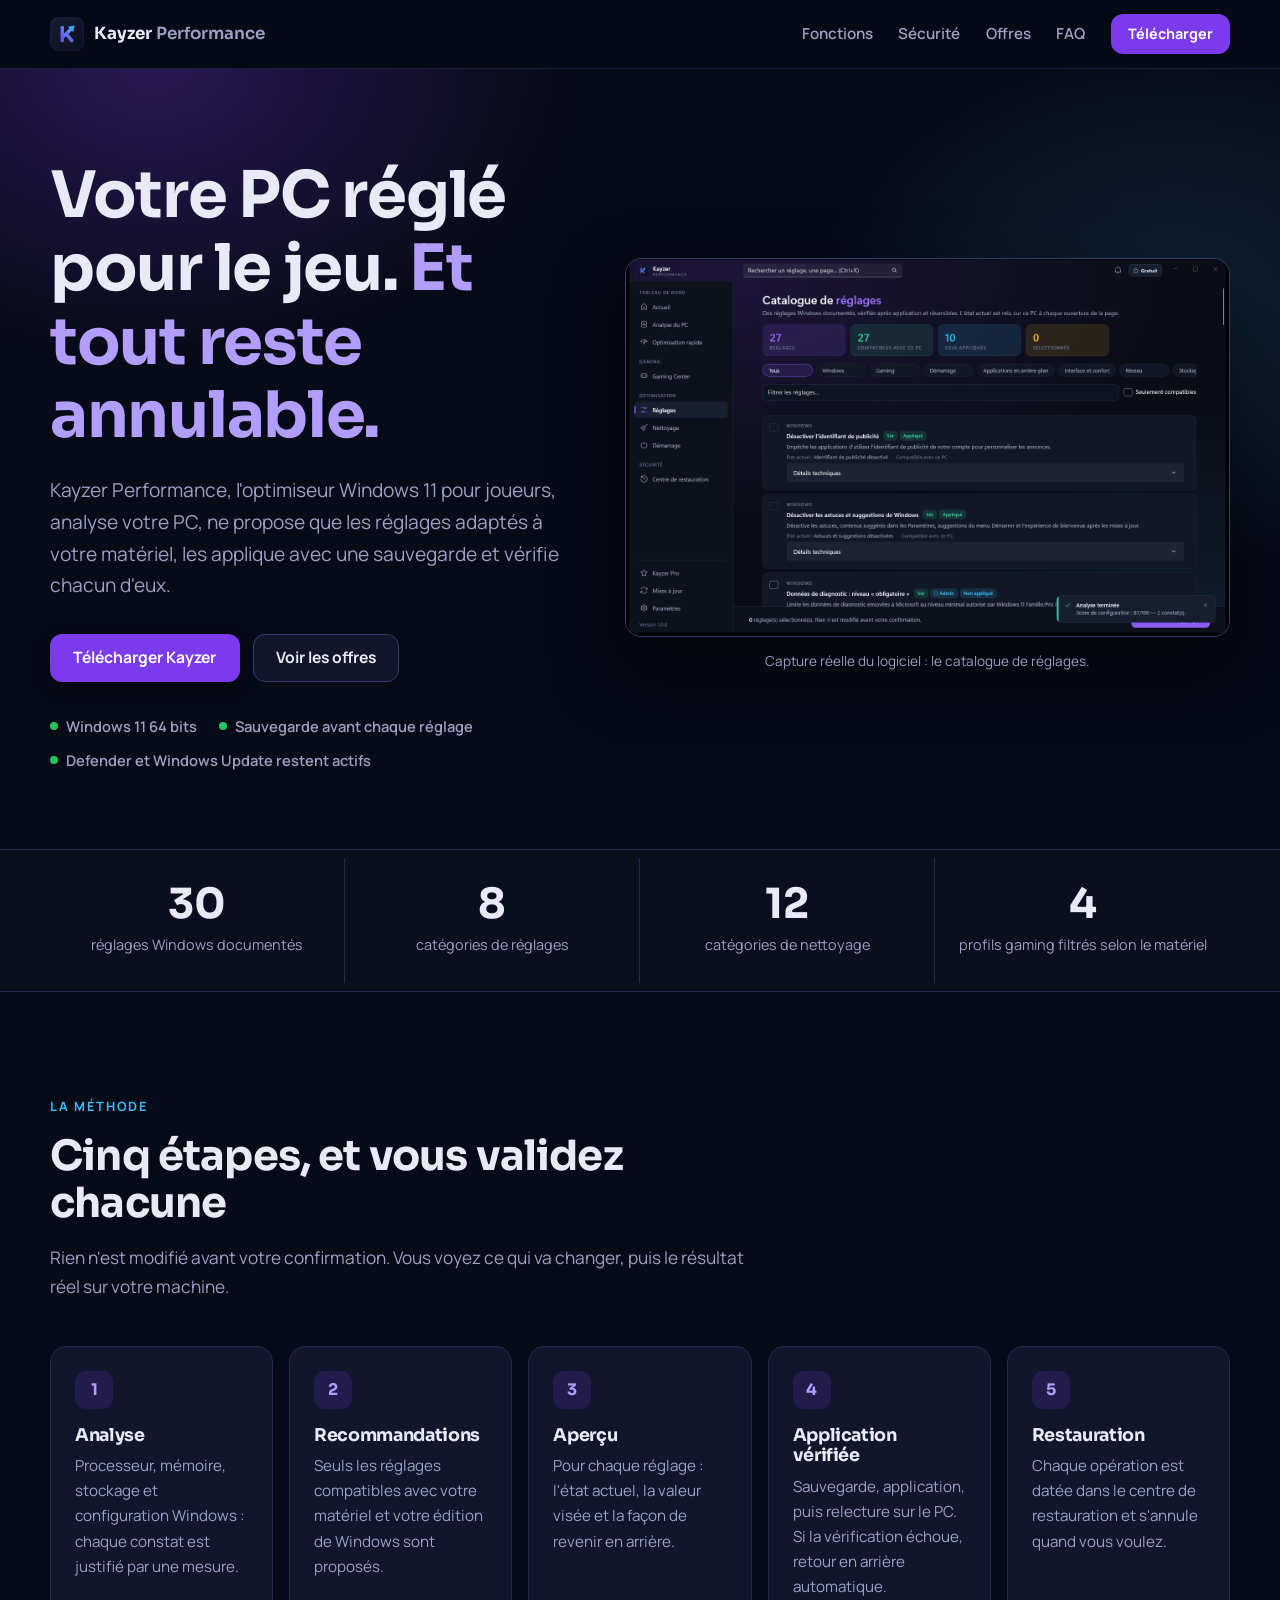
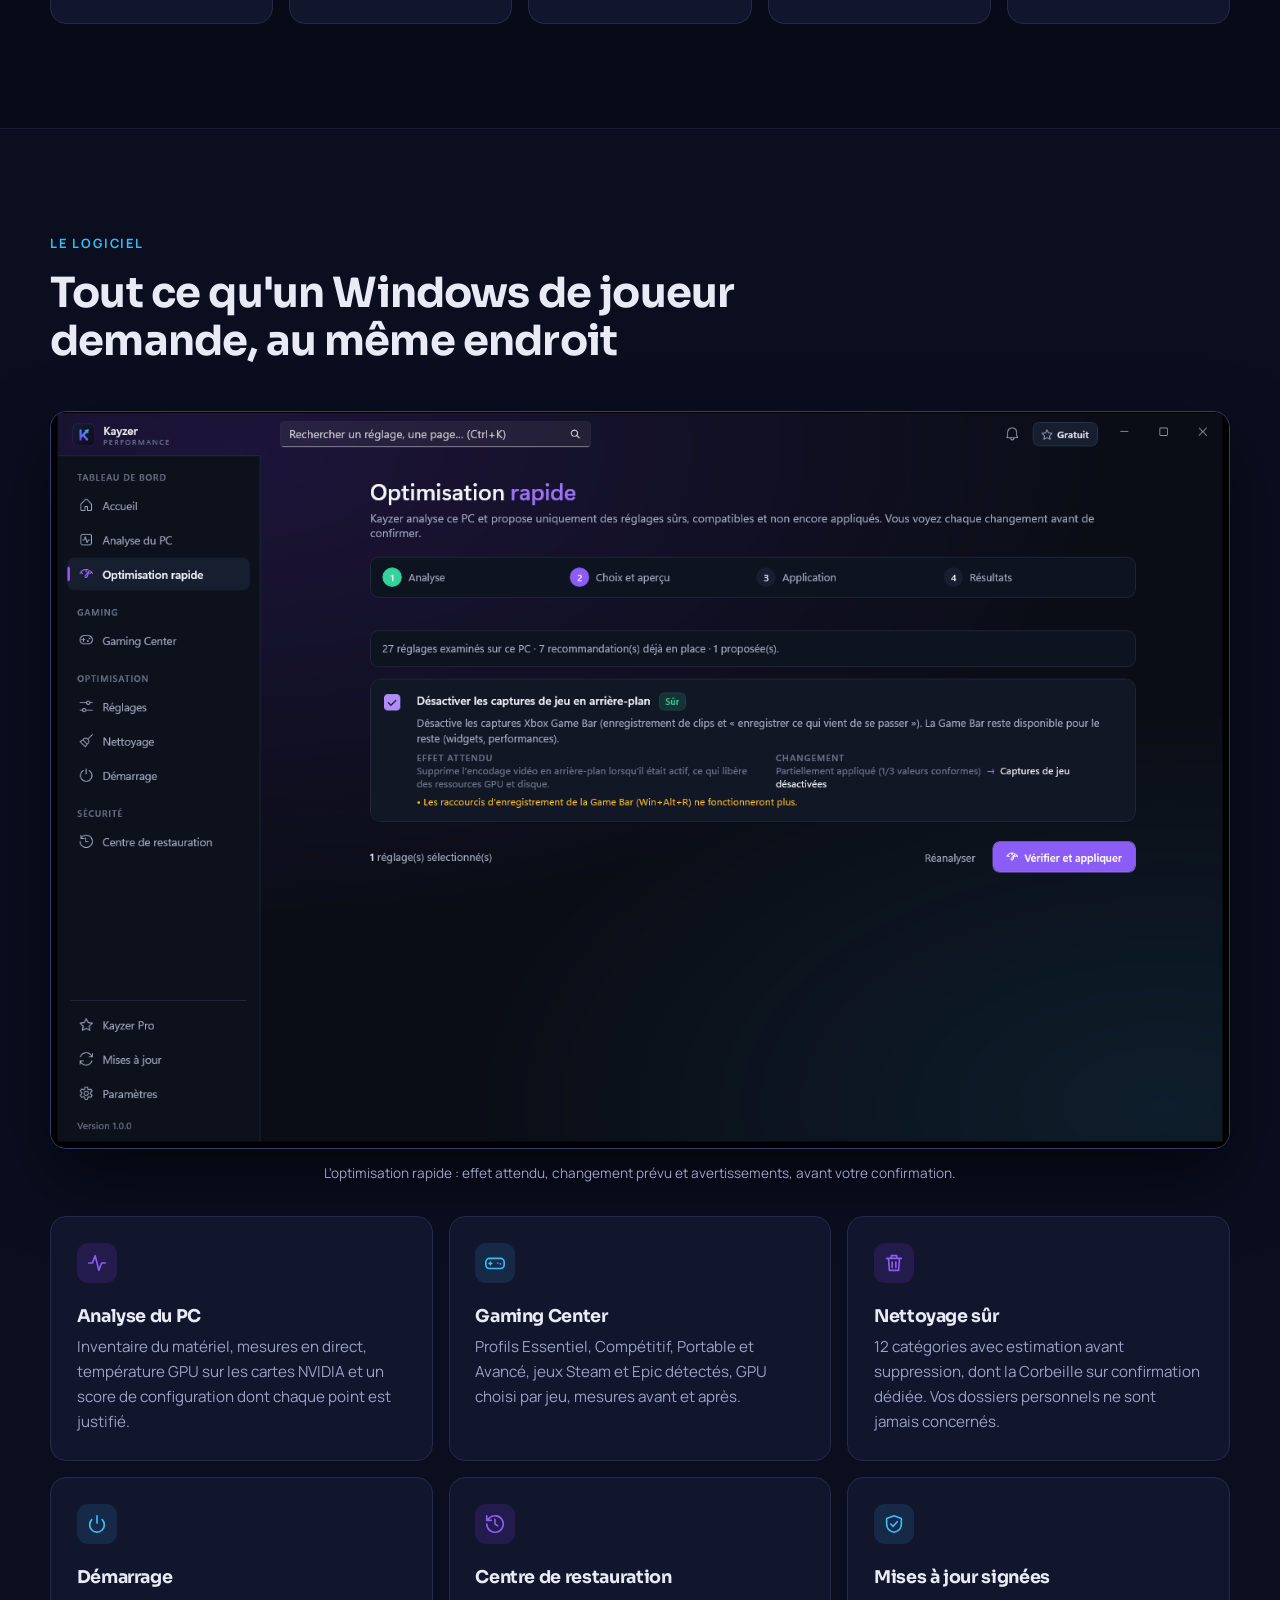
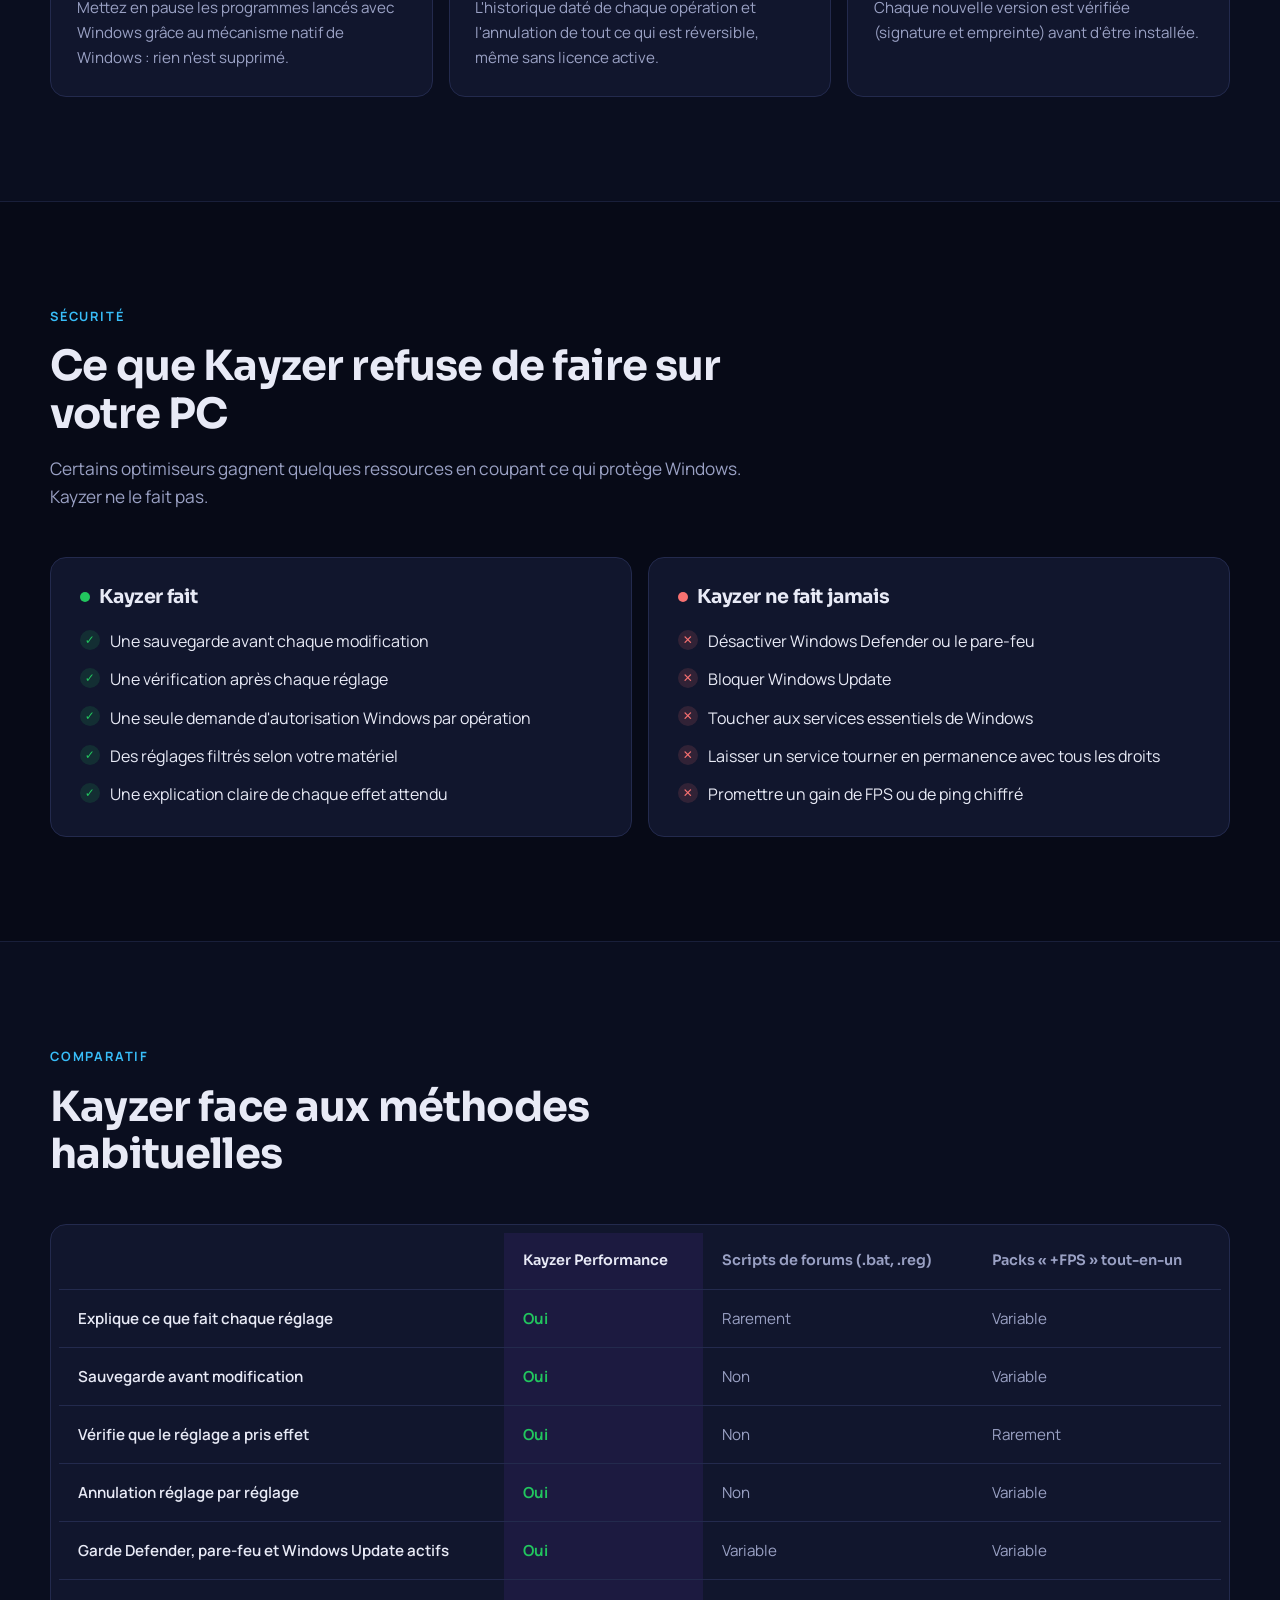
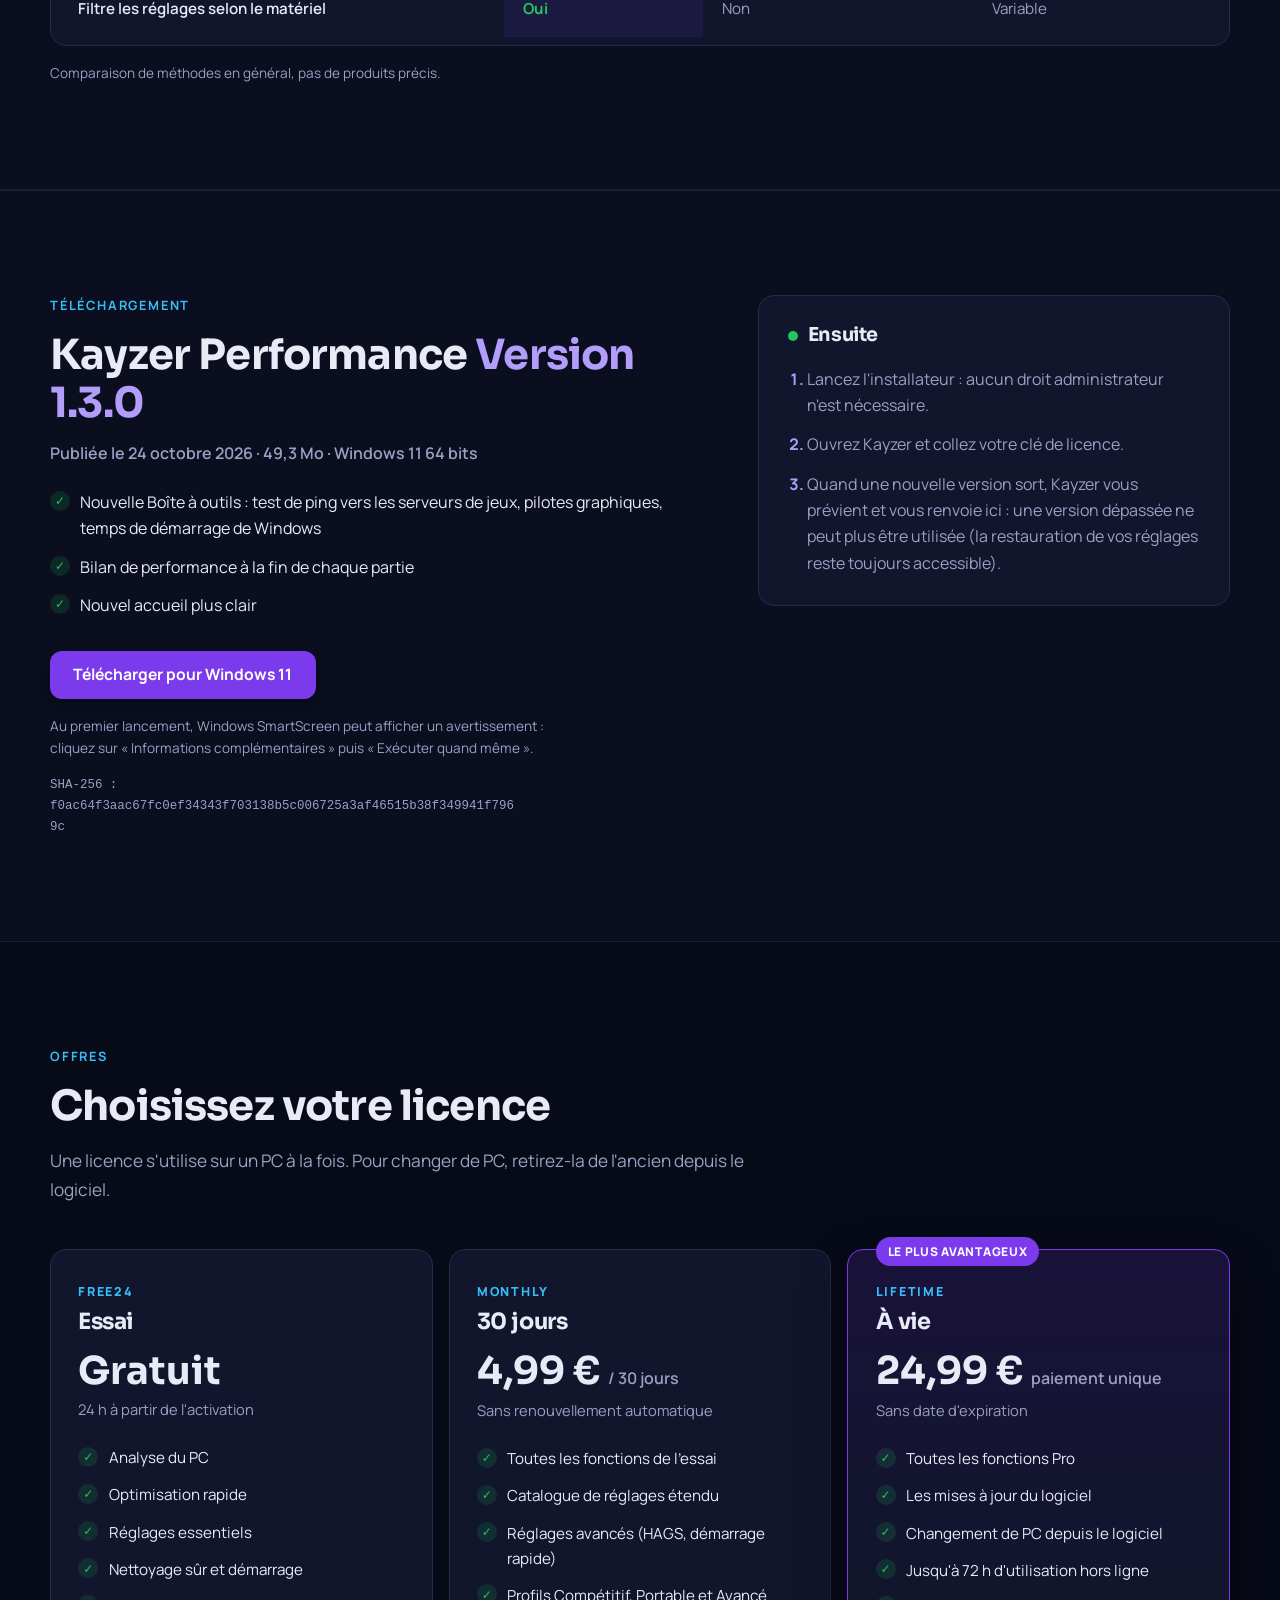
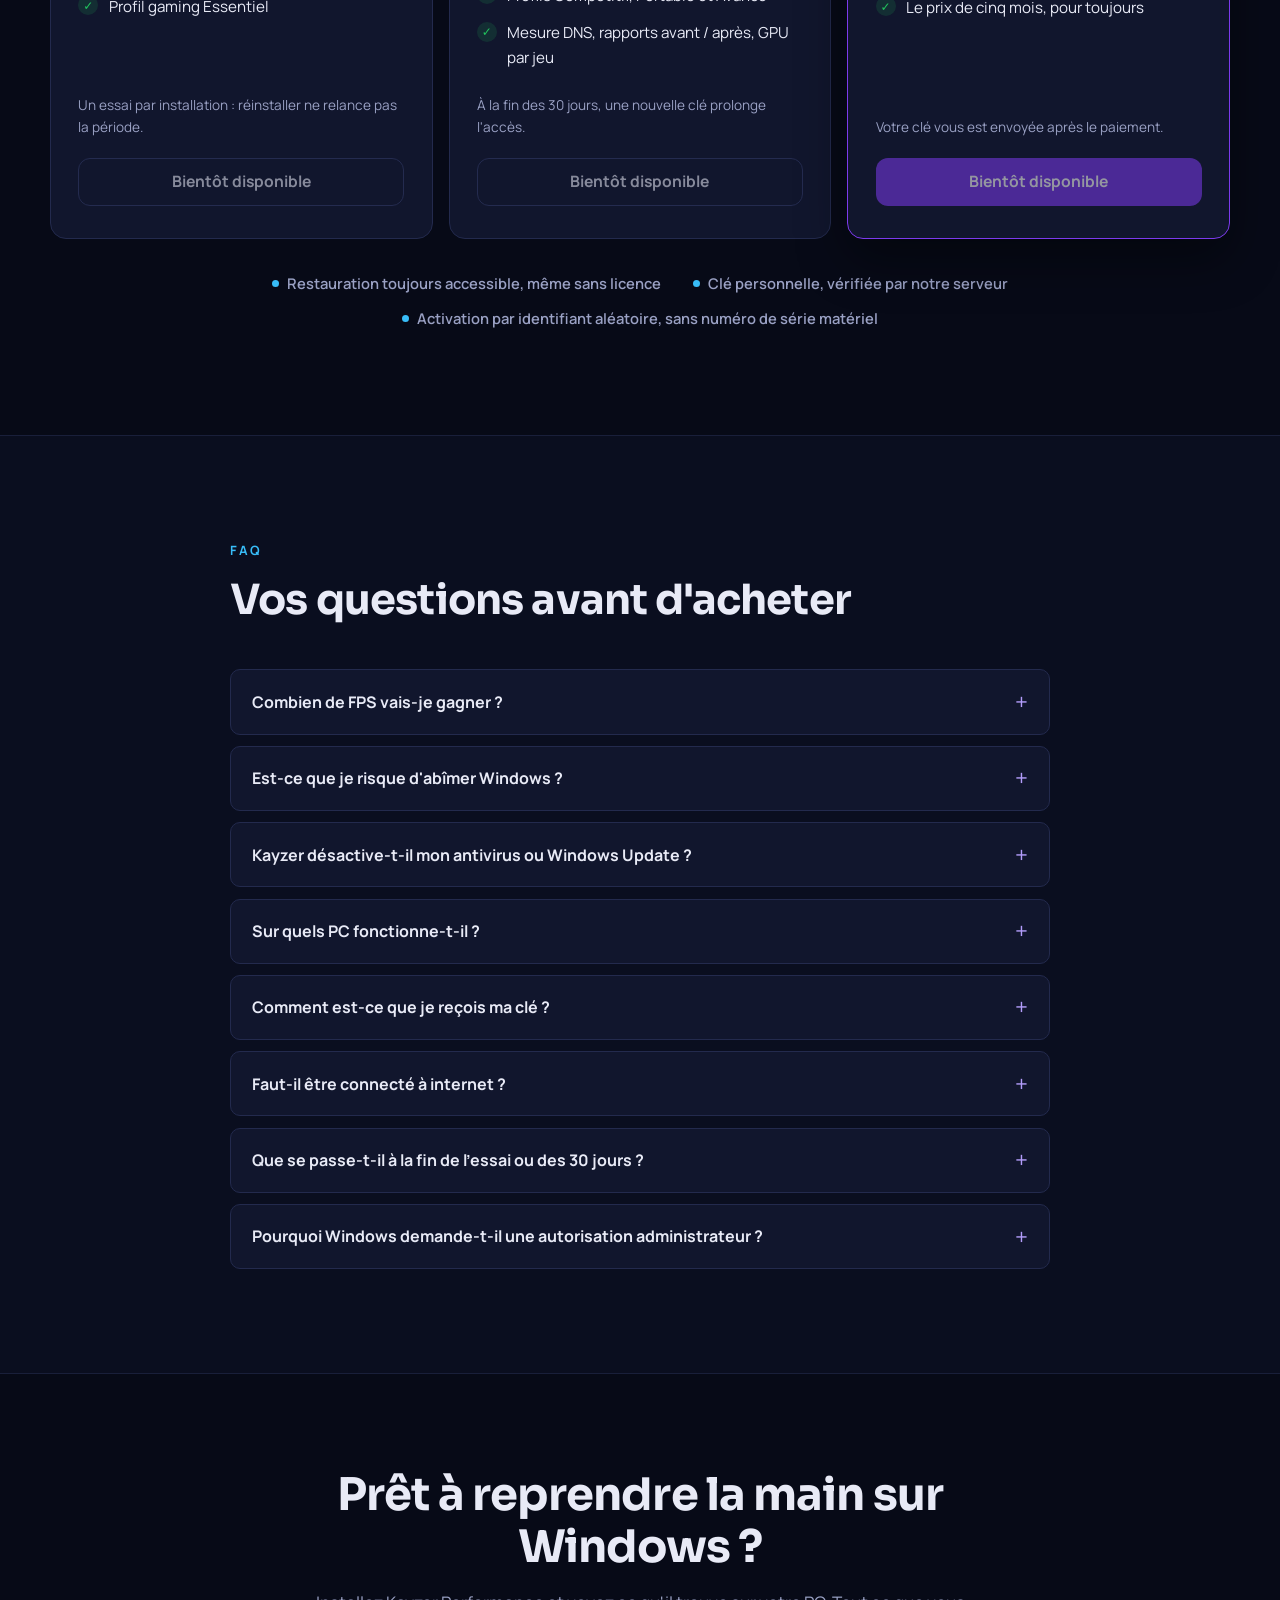
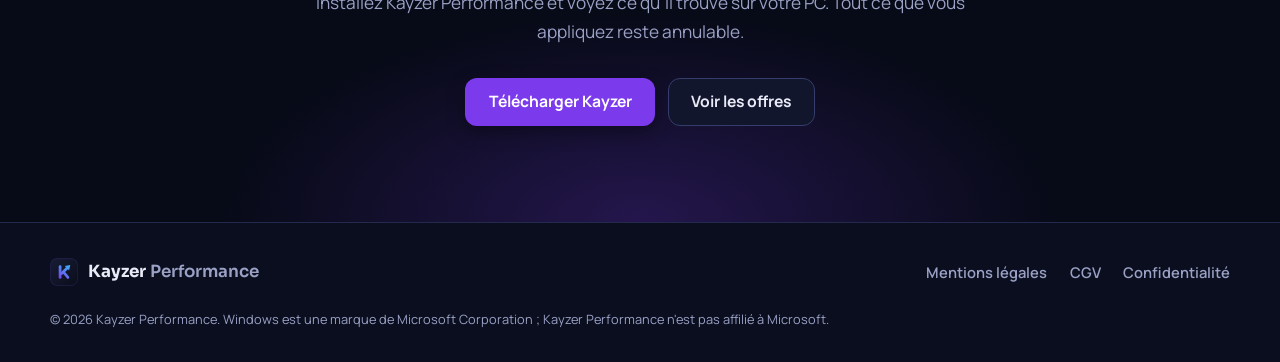
<file: index.html>
<!doctype html>
<html lang="fr">
<head>
  <meta charset="utf-8">
  <meta name="viewport" content="width=device-width, initial-scale=1">
  <title>Kayzer Performance — Optimiseur Windows 11 pour joueurs</title>
  <meta name="description" content="Kayzer Performance analyse votre PC Windows 11, applique des réglages documentés et vérifiés, et permet d'annuler chacun d'eux. Essai 24 h gratuit, licence mensuelle ou à vie.">
  <meta name="theme-color" content="#070a17">
  <meta property="og:title" content="Kayzer Performance — Optimiseur Windows 11 pour joueurs">
  <meta property="og:description" content="Des réglages Windows expliqués, vérifiés et annulables. Essai 24 h gratuit.">
  <meta property="og:image" content="assets/screen-tweaks.png">
  <link rel="icon" href="assets/logo.svg" type="image/svg+xml">
  <link rel="apple-touch-icon" href="assets/icon-256.png">
  <link rel="preconnect" href="https://fonts.googleapis.com">
  <link rel="preconnect" href="https://fonts.gstatic.com" crossorigin>
  <link href="https://fonts.googleapis.com/css2?family=Manrope:wght@400;500;600;700&family=Sora:wght@600;700&display=swap" rel="stylesheet">
  <link rel="stylesheet" href="styles.css">
  <script>document.documentElement.classList.add('js');</script>
</head>
<body>
  <a class="skip" href="#contenu">Aller au contenu</a>

  <header class="site-header">
    <div class="wrap header-row">
      <a class="brand" href="#top" aria-label="Kayzer Performance, accueil">
        <img src="assets/logo.svg" alt="" width="34" height="34">
        <span>Kayzer <em>Performance</em></span>
      </a>
      <input type="checkbox" id="nav-toggle" class="nav-toggle" aria-hidden="true">
      <label for="nav-toggle" class="nav-button" aria-label="Ouvrir le menu"><span></span></label>
      <nav class="nav" aria-label="Navigation principale">
        <a href="#fonctions">Fonctions</a>
        <a href="#securite">Sécurité</a>
        <a href="#offres">Offres</a>
        <a href="#faq">FAQ</a>
        <a class="btn btn-small btn-primary" href="#telecharger">Télécharger</a>
      </nav>
    </div>
  </header>

  <main id="contenu">
    <section class="hero" id="top">
      <div class="wrap hero-grid">
        <div class="hero-copy reveal">
          <h1>Votre PC réglé pour le jeu. <span class="accent">Et tout reste annulable.</span></h1>
          <p class="lead">Kayzer Performance, l'optimiseur Windows&nbsp;11 pour joueurs, analyse votre PC, ne propose que les réglages adaptés à votre matériel, les applique avec une sauvegarde et vérifie chacun d'eux.</p>
          <div class="cta-row">
            <a class="btn btn-primary" href="#telecharger">Télécharger Kayzer</a>
            <a class="btn btn-ghost" href="#offres">Voir les offres</a>
          </div>
          <ul class="facts">
            <li>Windows 11 64 bits</li>
            <li>Sauvegarde avant chaque réglage</li>
            <li>Defender et Windows Update restent actifs</li>
          </ul>
        </div>
        <figure class="hero-shot reveal">
          <div class="shot-frame">
            <img src="assets/screen-tweaks.png" width="1440" height="900" alt="Catalogue de réglages de Kayzer Performance : état actuel relu sur le PC, badges Sûr et Appliqué">
          </div>
          <figcaption>Capture réelle du logiciel : le catalogue de réglages.</figcaption>
        </figure>
      </div>
    </section>

    <section class="numbers" aria-label="Kayzer en chiffres">
      <div class="wrap numbers-grid">
        <div class="number"><strong>30</strong><span>réglages Windows documentés</span></div>
        <div class="number"><strong>8</strong><span>catégories de réglages</span></div>
        <div class="number"><strong>12</strong><span>catégories de nettoyage</span></div>
        <div class="number"><strong>4</strong><span>profils gaming filtrés selon le matériel</span></div>
      </div>
    </section>

    <section class="section" id="methode">
      <div class="wrap">
        <div class="section-head reveal">
          <p class="eyebrow">La méthode</p>
          <h2>Cinq étapes, et vous validez chacune</h2>
          <p>Rien n'est modifié avant votre confirmation. Vous voyez ce qui va changer, puis le résultat réel sur votre machine.</p>
        </div>
        <ol class="steps">
          <li class="step reveal"><span class="step-n">1</span><h3>Analyse</h3><p>Processeur, mémoire, stockage et configuration Windows : chaque constat est justifié par une mesure.</p></li>
          <li class="step reveal"><span class="step-n">2</span><h3>Recommandations</h3><p>Seuls les réglages compatibles avec votre matériel et votre édition de Windows sont proposés.</p></li>
          <li class="step reveal"><span class="step-n">3</span><h3>Aperçu</h3><p>Pour chaque réglage : l'état actuel, la valeur visée et la façon de revenir en arrière.</p></li>
          <li class="step reveal"><span class="step-n">4</span><h3>Application vérifiée</h3><p>Sauvegarde, application, puis relecture sur le PC. Si la vérification échoue, retour en arrière automatique.</p></li>
          <li class="step reveal"><span class="step-n">5</span><h3>Restauration</h3><p>Chaque opération est datée dans le centre de restauration et s'annule quand vous voulez.</p></li>
        </ol>
      </div>
    </section>

    <section class="section section-alt" id="fonctions">
      <div class="wrap">
        <div class="section-head reveal">
          <p class="eyebrow">Le logiciel</p>
          <h2>Tout ce qu'un Windows de joueur demande, au même endroit</h2>
        </div>
        <div class="features">
          <figure class="feature-shot reveal">
            <div class="shot-frame">
              <img src="assets/screen-quick.png" width="1440" height="900" loading="lazy" alt="Optimisation rapide de Kayzer Performance : un réglage proposé avec son effet attendu, le changement prévu et un avertissement">
            </div>
            <figcaption>L'optimisation rapide : effet attendu, changement prévu et avertissements, avant votre confirmation.</figcaption>
          </figure>
          <article class="feature reveal">
            <svg viewBox="0 0 24 24" aria-hidden="true"><path d="M3 12h4l3-8 4 16 3-8h4"/></svg>
            <h3>Analyse du PC</h3>
            <p>Inventaire du matériel, mesures en direct, température GPU sur les cartes NVIDIA et un score de configuration dont chaque point est justifié.</p>
          </article>
          <article class="feature reveal">
            <svg viewBox="0 0 24 24" aria-hidden="true"><rect x="2" y="7" width="20" height="11" rx="4"/><path d="M7 11v3M5.5 12.5h3M15 12h.01M18 13h.01"/></svg>
            <h3>Gaming Center</h3>
            <p>Profils Essentiel, Compétitif, Portable et Avancé, jeux Steam et Epic détectés, GPU choisi par jeu, mesures avant et après.</p>
          </article>
          <article class="feature reveal">
            <svg viewBox="0 0 24 24" aria-hidden="true"><path d="M4 7h16M10 11v6M14 11v6M6 7l1 13h10l1-13M9 7V4h6v3"/></svg>
            <h3>Nettoyage sûr</h3>
            <p>12 catégories avec estimation avant suppression, dont la Corbeille sur confirmation dédiée. Vos dossiers personnels ne sont jamais concernés.</p>
          </article>
          <article class="feature reveal">
            <svg viewBox="0 0 24 24" aria-hidden="true"><path d="M12 3v8M6.3 7.3a8 8 0 1 0 11.4 0"/></svg>
            <h3>Démarrage</h3>
            <p>Mettez en pause les programmes lancés avec Windows grâce au mécanisme natif de Windows : rien n'est supprimé.</p>
          </article>
          <article class="feature reveal">
            <svg viewBox="0 0 24 24" aria-hidden="true"><path d="M3 12a9 9 0 1 0 3-6.7L3 8M3 3v5h5M12 7v5l3 2"/></svg>
            <h3>Centre de restauration</h3>
            <p>L'historique daté de chaque opération et l'annulation de tout ce qui est réversible, même sans licence active.</p>
          </article>
          <article class="feature reveal">
            <svg viewBox="0 0 24 24" aria-hidden="true"><path d="M12 3l8 3v6c0 5-3.5 8-8 9-4.5-1-8-4-8-9V6l8-3z"/><path d="M8.5 12l2.5 2.5 4.5-5"/></svg>
            <h3>Mises à jour signées</h3>
            <p>Chaque nouvelle version est vérifiée (signature et empreinte) avant d'être installée.</p>
          </article>
        </div>
      </div>
    </section>

    <section class="section" id="securite">
      <div class="wrap">
        <div class="section-head reveal">
          <p class="eyebrow">Sécurité</p>
          <h2>Ce que Kayzer refuse de faire sur votre PC</h2>
          <p>Certains optimiseurs gagnent quelques ressources en coupant ce qui protège Windows. Kayzer ne le fait pas.</p>
        </div>
        <div class="split">
          <div class="panel reveal">
            <h3 class="panel-title ok">Kayzer fait</h3>
            <ul class="list list-ok">
              <li>Une sauvegarde avant chaque modification</li>
              <li>Une vérification après chaque réglage</li>
              <li>Une seule demande d'autorisation Windows par opération</li>
              <li>Des réglages filtrés selon votre matériel</li>
              <li>Une explication claire de chaque effet attendu</li>
            </ul>
          </div>
          <div class="panel reveal">
            <h3 class="panel-title no">Kayzer ne fait jamais</h3>
            <ul class="list list-no">
              <li>Désactiver Windows Defender ou le pare-feu</li>
              <li>Bloquer Windows Update</li>
              <li>Toucher aux services essentiels de Windows</li>
              <li>Laisser un service tourner en permanence avec tous les droits</li>
              <li>Promettre un gain de FPS ou de ping chiffré</li>
            </ul>
          </div>
        </div>
      </div>
    </section>

    <section class="section section-alt" id="comparatif">
      <div class="wrap">
        <div class="section-head reveal">
          <p class="eyebrow">Comparatif</p>
          <h2>Kayzer face aux méthodes habituelles</h2>
        </div>
        <div class="table-scroll reveal">
          <table class="compare">
            <thead>
              <tr><th scope="col"><span class="sr">Critère</span></th><th scope="col" class="col-kayzer">Kayzer Performance</th><th scope="col">Scripts de forums (.bat, .reg)</th><th scope="col">Packs « +FPS » tout-en-un</th></tr>
            </thead>
            <tbody>
              <tr><th scope="row">Explique ce que fait chaque réglage</th><td class="col-kayzer"><span class="yes">Oui</span></td><td>Rarement</td><td>Variable</td></tr>
              <tr><th scope="row">Sauvegarde avant modification</th><td class="col-kayzer"><span class="yes">Oui</span></td><td>Non</td><td>Variable</td></tr>
              <tr><th scope="row">Vérifie que le réglage a pris effet</th><td class="col-kayzer"><span class="yes">Oui</span></td><td>Non</td><td>Rarement</td></tr>
              <tr><th scope="row">Annulation réglage par réglage</th><td class="col-kayzer"><span class="yes">Oui</span></td><td>Non</td><td>Variable</td></tr>
              <tr><th scope="row">Garde Defender, pare-feu et Windows Update actifs</th><td class="col-kayzer"><span class="yes">Oui</span></td><td>Variable</td><td>Variable</td></tr>
              <tr><th scope="row">Filtre les réglages selon le matériel</th><td class="col-kayzer"><span class="yes">Oui</span></td><td>Non</td><td>Variable</td></tr>
            </tbody>
          </table>
        </div>
        <p class="note">Comparaison de méthodes en général, pas de produits précis.</p>
      </div>
    </section>

    <section class="section section-alt" id="telecharger">
      <div class="wrap">
        <div class="download" data-release-root>
          <div class="download-copy reveal">
            <p class="eyebrow">Téléchargement</p>
            <h2>Kayzer Performance <span class="accent" data-release="version">— dernière version</span></h2>
            <p class="download-meta" data-release="meta">Windows 11 64 bits · installateur vérifié par empreinte SHA-256</p>
            <ul class="list list-ok download-notes" data-release="notes" hidden></ul>
            <div class="cta-row">
              <a class="btn btn-primary" data-link="download" data-release="link" href="#telecharger">Télécharger pour Windows 11</a>
            </div>
            <p class="note">Au premier lancement, Windows SmartScreen peut afficher un avertissement : cliquez sur « Informations complémentaires » puis « Exécuter quand même ».</p>
            <p class="note download-sha" data-release="sha" hidden></p>
          </div>
          <aside class="panel download-steps reveal">
            <h3 class="panel-title ok">Ensuite</h3>
            <ol>
              <li>Lancez l'installateur : aucun droit administrateur n'est nécessaire.</li>
              <li>Ouvrez Kayzer et collez votre clé de licence.</li>
              <li>Quand une nouvelle version sort, Kayzer vous prévient et vous renvoie ici : une version dépassée ne peut plus être utilisée (la restauration de vos réglages reste toujours accessible).</li>
            </ol>
          </aside>
        </div>
      </div>
    </section>

    <section class="section" id="offres">
      <div class="wrap">
        <div class="section-head reveal">
          <p class="eyebrow">Offres</p>
          <h2>Choisissez votre licence</h2>
          <p>Une licence s'utilise sur un PC à la fois. Pour changer de PC, retirez-la de l'ancien depuis le logiciel.</p>
        </div>
        <div class="plans">
          <article class="plan reveal">
            <p class="plan-tag">FREE24</p>
            <h3>Essai</h3>
            <p class="price"><strong>Gratuit</strong></p>
            <p class="plan-sub">24 h à partir de l'activation</p>
            <ul class="list list-ok">
              <li>Analyse du PC</li>
              <li>Optimisation rapide</li>
              <li>Réglages essentiels</li>
              <li>Nettoyage sûr et démarrage</li>
              <li>Profil gaming Essentiel</li>
            </ul>
            <p class="plan-note">Un essai par installation : réinstaller ne relance pas la période.</p>
            <a class="btn btn-ghost btn-block" data-link="trial" href="#">Demander un essai</a>
          </article>
          <article class="plan reveal">
            <p class="plan-tag">MONTHLY</p>
            <h3>30 jours</h3>
            <p class="price"><strong>4,99&nbsp;€</strong><span>/ 30 jours</span></p>
            <p class="plan-sub">Sans renouvellement automatique</p>
            <ul class="list list-ok">
              <li>Toutes les fonctions de l'essai</li>
              <li>Catalogue de réglages étendu</li>
              <li>Réglages avancés (HAGS, démarrage rapide)</li>
              <li>Profils Compétitif, Portable et Avancé</li>
              <li>Mesure DNS, rapports avant / après, GPU par jeu</li>
            </ul>
            <p class="plan-note">À la fin des 30 jours, une nouvelle clé prolonge l'accès.</p>
            <a class="btn btn-ghost btn-block" data-link="buyMonthly" href="#">Acheter 30 jours</a>
          </article>
          <article class="plan plan-featured reveal">
            <p class="plan-badge">Le plus avantageux</p>
            <p class="plan-tag">LIFETIME</p>
            <h3>À vie</h3>
            <p class="price"><strong>24,99&nbsp;€</strong><span>paiement unique</span></p>
            <p class="plan-sub">Sans date d'expiration</p>
            <ul class="list list-ok">
              <li>Toutes les fonctions Pro</li>
              <li>Les mises à jour du logiciel</li>
              <li>Changement de PC depuis le logiciel</li>
              <li>Jusqu'à 72 h d'utilisation hors ligne</li>
              <li>Le prix de cinq mois, pour toujours</li>
            </ul>
            <p class="plan-note">Votre clé vous est envoyée après le paiement.</p>
            <a class="btn btn-primary btn-block" data-link="buyLifetime" href="#">Acheter la licence à vie</a>
          </article>
        </div>
        <ul class="assurances reveal">
          <li>Restauration toujours accessible, même sans licence</li>
          <li>Clé personnelle, vérifiée par notre serveur</li>
          <li>Activation par identifiant aléatoire, sans numéro de série matériel</li>
        </ul>
      </div>
    </section>

    <section class="section section-alt" id="faq">
      <div class="wrap wrap-narrow">
        <div class="section-head reveal">
          <p class="eyebrow">FAQ</p>
          <h2>Vos questions avant d'acheter</h2>
        </div>
        <div class="faq">
          <details>
            <summary>Combien de FPS vais-je gagner&nbsp;?</summary>
            <p>Personne ne peut vous donner un chiffre honnête à l'avance : le résultat dépend du processeur, de la carte graphique, des pilotes, des jeux et de l'état de départ de Windows. Sur un PC encombré, la différence se sent ; sur un PC déjà propre, elle peut être faible. Kayzer mesure votre PC avant et après pour que vous voyiez l'écart réel.</p>
          </details>
          <details>
            <summary>Est-ce que je risque d'abîmer Windows&nbsp;?</summary>
            <p>Chaque réglage est sauvegardé avant d'être appliqué, puis vérifié. Si la vérification échoue, Kayzer revient en arrière tout seul. Les rares opérations qui ne s'annulent pas, comme la suppression de fichiers temporaires, sont signalées avant votre confirmation.</p>
          </details>
          <details>
            <summary>Kayzer désactive-t-il mon antivirus ou Windows Update&nbsp;?</summary>
            <p>Non. Windows Defender, le pare-feu, Windows Update et les services essentiels restent actifs.</p>
          </details>
          <details>
            <summary>Sur quels PC fonctionne-t-il&nbsp;?</summary>
            <p>Sur Windows 11 64 bits uniquement, éditions Famille et Professionnel. La licence s'utilise sur un PC à la fois.</p>
          </details>
          <details>
            <summary>Comment est-ce que je reçois ma clé&nbsp;?</summary>
            <p>Après le paiement, votre clé personnelle vous est envoyée. Vous la collez dans l'écran d'activation au premier lancement du logiciel ; elle est vérifiée par le serveur de licences Kayzer.</p>
          </details>
          <details>
            <summary>Faut-il être connecté à internet&nbsp;?</summary>
            <p>Pour l'activation, oui. Ensuite, Kayzer vérifie votre licence régulièrement et continue de fonctionner jusqu'à 72 h sans connexion.</p>
          </details>
          <details>
            <summary>Que se passe-t-il à la fin de l'essai ou des 30 jours&nbsp;?</summary>
            <p>Les fonctions concernées se verrouillent. Les réglages déjà appliqués restent en place et le centre de restauration reste accessible pour tout annuler.</p>
          </details>
          <details>
            <summary>Pourquoi Windows demande-t-il une autorisation administrateur&nbsp;?</summary>
            <p>Certains réglages touchent des paramètres réservés aux administrateurs. Kayzer les regroupe en une seule demande par opération et n'installe aucun service qui tourne en permanence avec tous les droits.</p>
          </details>
        </div>
      </div>
    </section>

    <section class="final">
      <div class="wrap final-inner reveal">
        <h2>Prêt à reprendre la main sur Windows&nbsp;?</h2>
        <p>Installez Kayzer Performance et voyez ce qu'il trouve sur votre PC. Tout ce que vous appliquez reste annulable.</p>
        <div class="cta-row cta-center">
          <a class="btn btn-primary" href="#telecharger">Télécharger Kayzer</a>
          <a class="btn btn-ghost" href="#offres">Voir les offres</a>
        </div>
      </div>
    </section>
  </main>

  <footer class="site-footer">
    <div class="wrap footer-row">
      <a class="brand" href="#top" aria-label="Kayzer Performance, haut de page">
        <img src="assets/logo.svg" alt="" width="28" height="28">
        <span>Kayzer <em>Performance</em></span>
      </a>
      <nav class="footer-links" aria-label="Liens légaux et support">
        <a href="legal.html#mentions">Mentions légales</a>
        <a href="legal.html#cgv">CGV</a>
        <a href="legal.html#confidentialite">Confidentialité</a>
        <a data-link="discord" href="#">Discord</a>
        <a data-link="email" href="#">Support</a>
      </nav>
    </div>
    <div class="wrap footer-small">
      <p>© 2026 Kayzer Performance. Windows est une marque de Microsoft Corporation ; Kayzer Performance n'est pas affilié à Microsoft.</p>
    </div>
  </footer>

  <script src="config.js"></script>
  <script src="main.js"></script>
</body>
</html>
</file>
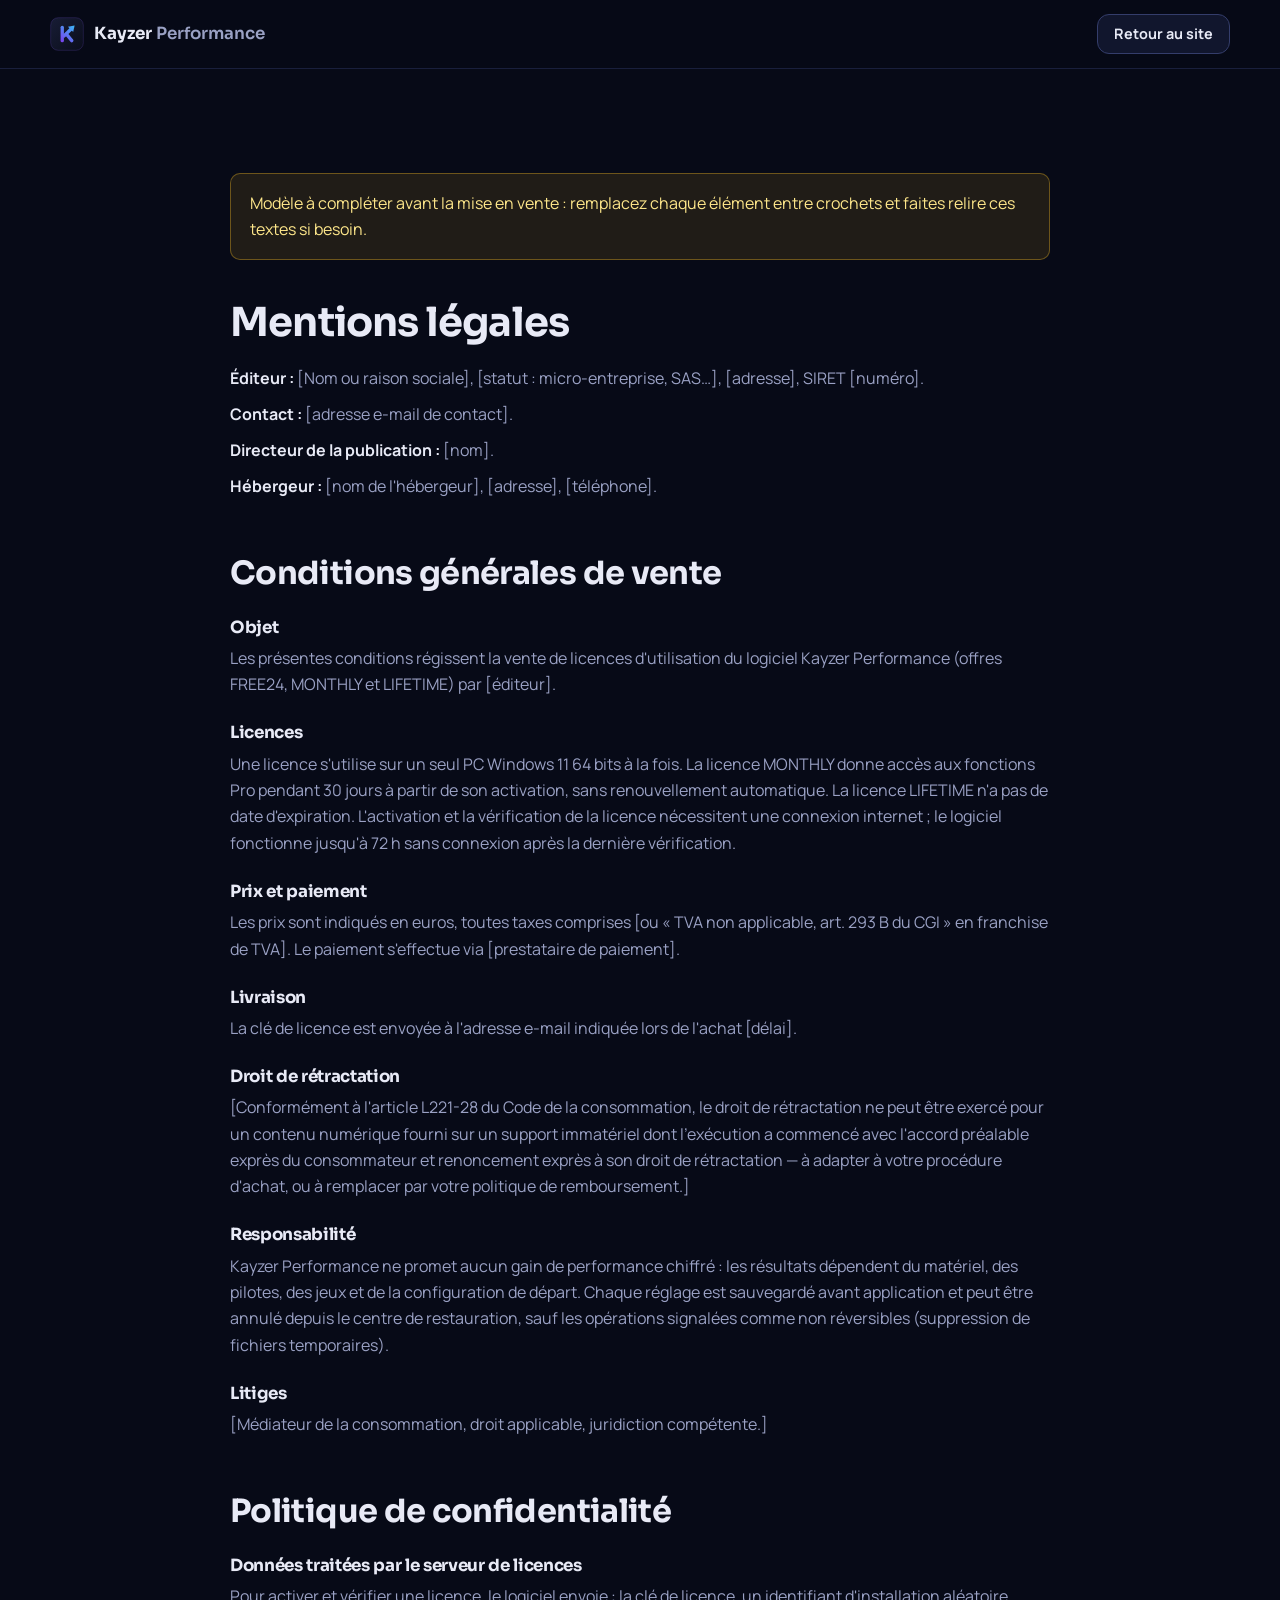
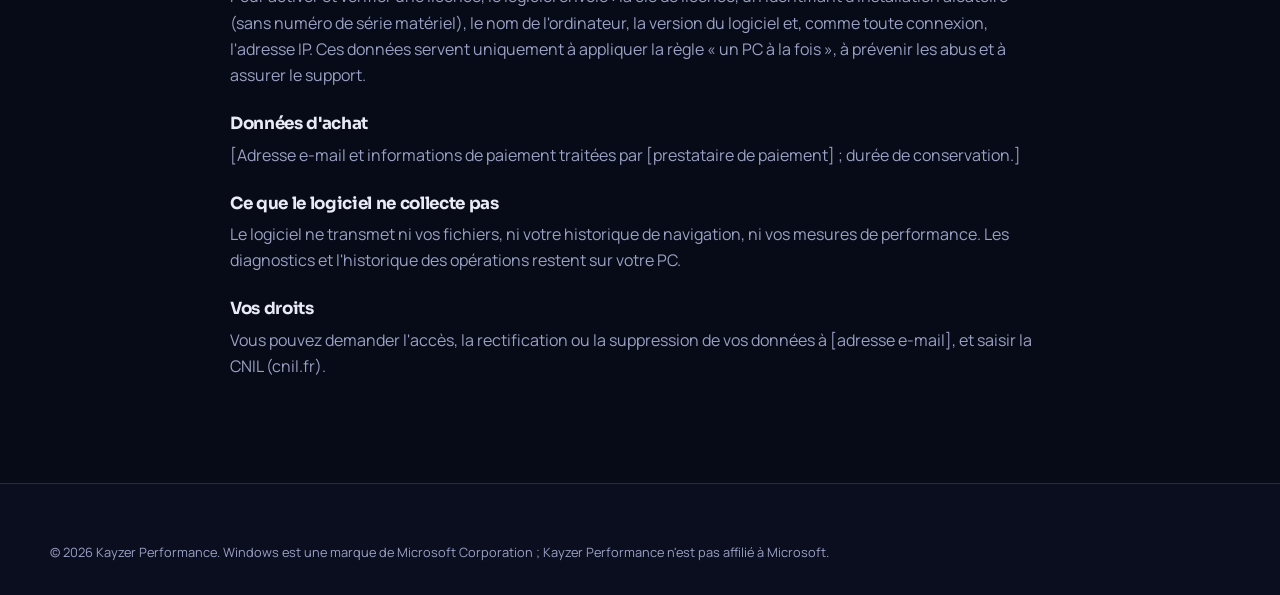
<file: legal.html>
<!doctype html>
<html lang="fr">
<head>
  <meta charset="utf-8">
  <meta name="viewport" content="width=device-width, initial-scale=1">
  <title>Informations légales — Kayzer Performance</title>
  <meta name="robots" content="noindex">
  <meta name="theme-color" content="#070a17">
  <link rel="icon" href="assets/logo.svg" type="image/svg+xml">
  <link rel="preconnect" href="https://fonts.googleapis.com">
  <link rel="preconnect" href="https://fonts.gstatic.com" crossorigin>
  <link href="https://fonts.googleapis.com/css2?family=Manrope:wght@400;500;600;700&family=Sora:wght@600;700&display=swap" rel="stylesheet">
  <link rel="stylesheet" href="styles.css">
</head>
<body>
  <header class="site-header">
    <div class="wrap header-row">
      <a class="brand" href="index.html" aria-label="Kayzer Performance, accueil">
        <img src="assets/logo.svg" alt="" width="34" height="34">
        <span>Kayzer <em>Performance</em></span>
      </a>
      <a class="btn btn-small btn-ghost" href="index.html">Retour au site</a>
    </div>
  </header>

  <main class="section">
    <div class="wrap wrap-narrow legal">
      <p class="legal-warning">Modèle à compléter avant la mise en vente : remplacez chaque élément entre crochets et faites relire ces textes si besoin.</p>

      <section id="mentions">
        <h1>Mentions légales</h1>
        <p><strong>Éditeur :</strong> [Nom ou raison sociale], [statut : micro-entreprise, SAS…], [adresse], SIRET [numéro].</p>
        <p><strong>Contact :</strong> [adresse e-mail de contact].</p>
        <p><strong>Directeur de la publication :</strong> [nom].</p>
        <p><strong>Hébergeur :</strong> [nom de l'hébergeur], [adresse], [téléphone].</p>
      </section>

      <section id="cgv">
        <h2>Conditions générales de vente</h2>
        <h3>Objet</h3>
        <p>Les présentes conditions régissent la vente de licences d'utilisation du logiciel Kayzer Performance (offres FREE24, MONTHLY et LIFETIME) par [éditeur].</p>
        <h3>Licences</h3>
        <p>Une licence s'utilise sur un seul PC Windows 11 64 bits à la fois. La licence MONTHLY donne accès aux fonctions Pro pendant 30 jours à partir de son activation, sans renouvellement automatique. La licence LIFETIME n'a pas de date d'expiration. L'activation et la vérification de la licence nécessitent une connexion internet ; le logiciel fonctionne jusqu'à 72 h sans connexion après la dernière vérification.</p>
        <h3>Prix et paiement</h3>
        <p>Les prix sont indiqués en euros, toutes taxes comprises [ou « TVA non applicable, art. 293 B du CGI » en franchise de TVA]. Le paiement s'effectue via [prestataire de paiement].</p>
        <h3>Livraison</h3>
        <p>La clé de licence est envoyée à l'adresse e-mail indiquée lors de l'achat [délai].</p>
        <h3>Droit de rétractation</h3>
        <p>[Conformément à l'article L221-28 du Code de la consommation, le droit de rétractation ne peut être exercé pour un contenu numérique fourni sur un support immatériel dont l'exécution a commencé avec l'accord préalable exprès du consommateur et renoncement exprès à son droit de rétractation — à adapter à votre procédure d'achat, ou à remplacer par votre politique de remboursement.]</p>
        <h3>Responsabilité</h3>
        <p>Kayzer Performance ne promet aucun gain de performance chiffré : les résultats dépendent du matériel, des pilotes, des jeux et de la configuration de départ. Chaque réglage est sauvegardé avant application et peut être annulé depuis le centre de restauration, sauf les opérations signalées comme non réversibles (suppression de fichiers temporaires).</p>
        <h3>Litiges</h3>
        <p>[Médiateur de la consommation, droit applicable, juridiction compétente.]</p>
      </section>

      <section id="confidentialite">
        <h2>Politique de confidentialité</h2>
        <h3>Données traitées par le serveur de licences</h3>
        <p>Pour activer et vérifier une licence, le logiciel envoie : la clé de licence, un identifiant d'installation aléatoire (sans numéro de série matériel), le nom de l'ordinateur, la version du logiciel et, comme toute connexion, l'adresse IP. Ces données servent uniquement à appliquer la règle « un PC à la fois », à prévenir les abus et à assurer le support.</p>
        <h3>Données d'achat</h3>
        <p>[Adresse e-mail et informations de paiement traitées par [prestataire de paiement] ; durée de conservation.]</p>
        <h3>Ce que le logiciel ne collecte pas</h3>
        <p>Le logiciel ne transmet ni vos fichiers, ni votre historique de navigation, ni vos mesures de performance. Les diagnostics et l'historique des opérations restent sur votre PC.</p>
        <h3>Vos droits</h3>
        <p>Vous pouvez demander l'accès, la rectification ou la suppression de vos données à [adresse e-mail], et saisir la CNIL (cnil.fr).</p>
      </section>
    </div>
  </main>

  <footer class="site-footer">
    <div class="wrap footer-small">
      <p>© 2026 Kayzer Performance. Windows est une marque de Microsoft Corporation ; Kayzer Performance n'est pas affilié à Microsoft.</p>
    </div>
  </footer>
</body>
</html>
</file>
<file: styles.css>
/* Kayzer Performance — site public. Same tokens as the app and the admin panel (night blue, electric violet, cyan). */
:root {
  --bg: #070a17;
  --bg-alt: #0a0e1f;
  --surface: #11162d;
  --surface-2: #161c38;
  --border: #232a4d;
  --border-strong: #343d6b;
  --text: #e8eaf6;
  --text-muted: #9aa1c4;
  --violet: #7c3aed;
  --violet-hover: #8b5cf6;
  --violet-soft: rgba(124, 58, 237, .16);
  --violet-text: #b39dfb;
  --cyan: #38bdf8;
  --success: #22c55e;
  --danger: #f87171;
  --radius: 16px;
  --radius-sm: 10px;
  --font: "Manrope", "Segoe UI Variable Text", "Segoe UI", system-ui, sans-serif;
  --display: "Sora", "Segoe UI Variable Display", "Segoe UI", system-ui, sans-serif;
  --wrap: 1180px;
  color-scheme: dark;
}

*, *::before, *::after { box-sizing: border-box; }
html { scroll-behavior: smooth; scroll-padding-top: 84px; -webkit-text-size-adjust: 100%; }
body {
  margin: 0;
  background: var(--bg);
  color: var(--text);
  font: 400 1rem/1.65 var(--font);
  overflow-x: hidden;
}
img { max-width: 100%; height: auto; display: block; }
a { color: inherit; }
h1, h2, h3 { font-family: var(--display); line-height: 1.15; margin: 0; letter-spacing: -.02em; }
p { margin: 0; }
.wrap { width: 100%; max-width: var(--wrap); margin-inline: auto; }
/* Page gutter on every full-width band (16px on phones). */
.site-header, .hero, .numbers, .section, .final, .site-footer { padding-left: 16px; padding-right: 16px; }
.wrap-narrow { max-width: 820px; }
.sr { position: absolute; width: 1px; height: 1px; overflow: hidden; clip: rect(0 0 0 0); white-space: nowrap; }
.skip { position: absolute; left: 16px; top: -48px; background: var(--violet); color: #fff; padding: .5rem .9rem; border-radius: var(--radius-sm); z-index: 100; }
.skip:focus { top: 12px; }
:focus-visible { outline: 2px solid var(--cyan); outline-offset: 3px; border-radius: 6px; }

/* Header */
.site-header {
  position: sticky; top: 0; z-index: 50;
  background: rgba(7, 10, 23, .82);
  backdrop-filter: blur(14px);
  border-bottom: 1px solid rgba(35, 42, 77, .7);
}
.header-row { display: flex; align-items: center; justify-content: space-between; height: 68px; }
.brand { display: inline-flex; align-items: center; gap: .6rem; text-decoration: none; font-family: var(--display); font-weight: 700; font-size: 1.05rem; }
.brand em { font-style: normal; color: var(--text-muted); font-weight: 600; }
.nav { display: flex; align-items: center; gap: 1.6rem; }
.nav a:not(.btn) { color: var(--text-muted); text-decoration: none; font-weight: 600; font-size: .95rem; transition: color .15s; }
.nav a:not(.btn):hover { color: var(--text); }
.nav-toggle, .nav-button { display: none; }

/* Buttons */
.btn {
  display: inline-flex; align-items: center; justify-content: center; gap: .5rem;
  min-height: 48px; padding: 0 1.4rem;
  border-radius: 12px; border: 1px solid transparent;
  font: 700 .98rem/1 var(--font); text-decoration: none; cursor: pointer;
  transition: background-color .15s, border-color .15s, transform .15s, box-shadow .15s;
}
.btn:active { transform: translateY(1px); }
.btn-primary { background: var(--violet); color: #fff; box-shadow: 0 6px 18px rgba(0, 0, 0, .35); }
.btn-primary:hover { background: #6d28d9; }
.btn-ghost { background: var(--surface); border-color: var(--border-strong); color: var(--text); }
.btn-ghost:hover { border-color: var(--violet-hover); background: var(--surface-2); }
.btn-small { min-height: 40px; padding: 0 1rem; font-size: .9rem; box-shadow: none; }
.btn-block { width: 100%; }
.btn[aria-disabled="true"] { opacity: .55; cursor: not-allowed; box-shadow: none; }

/* Hero */
.hero {
  position: relative;
  padding-top: clamp(3rem, 7vw, 6rem); padding-bottom: clamp(3rem, 6vw, 5rem);
  background:
    radial-gradient(600px 420px at 12% 0%, rgba(124, 58, 237, .28), transparent 70%),
    radial-gradient(520px 380px at 92% 30%, rgba(56, 189, 248, .14), transparent 70%);
}
.hero-grid { position: relative; display: grid; grid-template-columns: 1fr; gap: 3rem; align-items: center; }
.eyebrow { color: var(--cyan); font-weight: 700; font-size: .8rem; letter-spacing: .14em; text-transform: uppercase; margin-bottom: 1rem; }
.hero h1 { font-size: clamp(2.3rem, 5.4vw, 4rem); max-width: 14ch; }
.accent { color: var(--violet-text); }
.lead { margin-top: 1.4rem; font-size: clamp(1.05rem, 1.6vw, 1.2rem); color: var(--text-muted); max-width: 54ch; }
.cta-row { display: flex; flex-wrap: wrap; gap: .8rem; margin-top: 2rem; }
.cta-center { justify-content: center; }
.facts { list-style: none; padding: 0; margin: 2rem 0 0; display: flex; flex-wrap: wrap; gap: .6rem 1.4rem; color: var(--text-muted); font-size: .92rem; font-weight: 600; }
.facts li { display: inline-flex; align-items: center; gap: .5rem; }
.facts li::before { content: ""; width: 8px; height: 8px; border-radius: 50%; background: var(--success); }

.shot-frame {
  border-radius: var(--radius);
  border: 1px solid var(--border-strong);
  background: var(--surface);
  overflow: hidden;
  box-shadow: 0 30px 70px rgba(0, 0, 0, .55);
}
.hero-shot { margin: 0; }
figcaption { margin-top: .8rem; color: var(--text-muted); font-size: .85rem; text-align: center; }

/* Numbers */
.numbers { padding-top: .5rem; padding-bottom: .5rem; border-block: 1px solid var(--border); background: var(--bg-alt); }
.numbers-grid { display: grid; grid-template-columns: repeat(2, 1fr); }
.number { padding: 1.6rem 1rem; text-align: center; }
.number strong { display: block; font-family: var(--display); font-size: clamp(2rem, 4vw, 2.6rem); line-height: 1; color: var(--text); }
.number span { display: block; margin-top: .5rem; color: var(--text-muted); font-size: .9rem; }
.number:nth-child(odd) { border-right: 1px solid var(--border); }
.number:nth-child(-n+2) { border-bottom: 1px solid var(--border); }

/* Sections */
.section { padding-top: 4rem; padding-bottom: 4rem; }
.section-alt { background: var(--bg-alt); border-block: 1px solid rgba(35, 42, 77, .6); }
.section-head { max-width: 720px; margin-bottom: 2.8rem; }
.section-head h2 { font-size: clamp(1.8rem, 3.6vw, 2.6rem); }
.section-head > p:not(.eyebrow) { margin-top: 1rem; color: var(--text-muted); font-size: 1.08rem; }

/* Steps */
.steps { list-style: none; padding: 0; margin: 0; display: grid; grid-template-columns: 1fr; gap: 1rem; counter-reset: none; }
.step { position: relative; padding: 1.5rem; border-radius: var(--radius); background: var(--surface); border: 1px solid var(--border); }
.step-n {
  display: inline-grid; place-items: center; width: 38px; height: 38px; border-radius: 11px;
  background: var(--violet-soft); color: var(--violet-text); font-family: var(--display); font-weight: 700; margin-bottom: 1rem;
}
.step h3 { font-size: 1.1rem; margin-bottom: .5rem; }
.step p { color: var(--text-muted); font-size: .95rem; }

/* Features */
.features { display: grid; grid-template-columns: 1fr; gap: 1rem; }
.feature-shot { margin: 0 0 1rem; }
.feature { padding: 1.6rem; border-radius: var(--radius); background: var(--surface); border: 1px solid var(--border); transition: border-color .2s; }
.feature:hover { border-color: var(--border-strong); }
.feature svg { width: 40px; height: 40px; padding: 9px; border-radius: 11px; background: var(--violet-soft); fill: none; stroke: var(--violet-hover); stroke-width: 1.8; stroke-linecap: round; stroke-linejoin: round; margin-bottom: 1rem; }
.feature:nth-of-type(even) svg { background: rgba(56, 189, 248, .12); stroke: var(--cyan); }
.feature h3 { font-size: 1.1rem; margin-bottom: .5rem; }
.feature p { color: var(--text-muted); font-size: .95rem; }

/* Safety */
.split { display: grid; grid-template-columns: 1fr; gap: 1rem; }
.panel { padding: 1.8rem; border-radius: var(--radius); background: var(--surface); border: 1px solid var(--border); }
.panel-title { font-size: 1.2rem; margin-bottom: 1.2rem; display: flex; align-items: center; gap: .6rem; }
.panel-title::before { content: ""; width: 10px; height: 10px; border-radius: 50%; }
.panel-title.ok::before { background: var(--success); }
.panel-title.no::before { background: var(--danger); }
.list { list-style: none; padding: 0; margin: 0; display: grid; gap: .75rem; }
.list li { position: relative; padding-left: 1.9rem; }
.list li::before { position: absolute; left: 0; top: .15em; width: 1.25rem; height: 1.25rem; border-radius: 50%; display: grid; place-items: center; font-size: .75rem; font-weight: 800; }
.list-ok li::before { content: "✓"; color: var(--success); background: rgba(34, 197, 94, .14); }
.list-no li::before { content: "✕"; color: var(--danger); background: rgba(248, 113, 113, .14); }

/* Comparison */
.table-scroll { overflow-x: auto; padding: .5rem; border-radius: var(--radius); border: 1px solid var(--border); background: var(--surface); }
.compare { width: 100%; min-width: 640px; border-collapse: collapse; font-size: .95rem; }
.compare th, .compare td { padding: 1rem 1.2rem; text-align: left; border-bottom: 1px solid var(--border); }
.compare tbody tr:last-child th, .compare tbody tr:last-child td { border-bottom: 0; }
.compare thead th { font-family: var(--display); font-size: .9rem; color: var(--text-muted); font-weight: 600; }
.compare tbody th { font-weight: 600; }
.compare td { color: var(--text-muted); }
.compare .col-kayzer { background: rgba(124, 58, 237, .1); color: var(--text); }
.compare thead .col-kayzer { color: var(--text); }
.yes { color: var(--success); font-weight: 700; }
.note { margin-top: 1rem; color: var(--text-muted); font-size: .85rem; }

/* Plans */
.plans { display: grid; grid-template-columns: 1fr; gap: 1rem; align-items: stretch; }
.plan { position: relative; display: flex; flex-direction: column; padding: 2rem 1.7rem; border-radius: var(--radius); background: var(--surface); border: 1px solid var(--border); }
.plan-featured { border-color: var(--violet); background: linear-gradient(180deg, rgba(124, 58, 237, .16), var(--surface) 55%); box-shadow: 0 20px 50px rgba(0, 0, 0, .4); }
.plan-badge { position: absolute; top: -13px; left: 1.7rem; background: var(--violet); color: #fff; font-size: .75rem; font-weight: 800; letter-spacing: .06em; text-transform: uppercase; padding: .3rem .75rem; border-radius: 999px; }
.plan-tag { color: var(--cyan); font-weight: 800; font-size: .78rem; letter-spacing: .14em; }
.plan h3 { font-size: 1.4rem; margin-top: .4rem; }
.price { margin-top: 1.1rem; display: flex; align-items: baseline; gap: .5rem; flex-wrap: wrap; }
.price strong { font-family: var(--display); font-size: 2.4rem; line-height: 1; }
.price span { color: var(--text-muted); font-weight: 600; }
.plan-sub { color: var(--text-muted); font-size: .92rem; margin-top: .4rem; }
.plan .list { margin: 1.5rem 0; font-size: .95rem; }
.plan-note { color: var(--text-muted); font-size: .85rem; margin-top: auto; margin-bottom: 1.2rem; }
.assurances { list-style: none; padding: 0; margin: 2rem 0 0; display: flex; flex-wrap: wrap; justify-content: center; gap: .7rem 2rem; color: var(--text-muted); font-size: .92rem; font-weight: 600; }
.assurances li { display: inline-flex; align-items: center; gap: .5rem; }
.assurances li::before { content: ""; width: 7px; height: 7px; border-radius: 50%; background: var(--cyan); }

/* Download */
.download { display: grid; grid-template-columns: 1fr; gap: 1.5rem; align-items: start; }
.download h2 { font-size: clamp(1.8rem, 3.6vw, 2.6rem); }
.download-meta { margin-top: .8rem; color: var(--text-muted); font-weight: 600; }
.download-notes { margin-top: 1.4rem; }
.download .note { max-width: 62ch; }
.download-sha { font-family: ui-monospace, "Cascadia Mono", Consolas, monospace; font-size: .78rem; overflow-wrap: anywhere; }
.download-steps ol { margin: 0; padding-left: 1.2rem; display: grid; gap: .8rem; color: var(--text-muted); }
.download-steps li::marker { color: var(--violet-text); font-weight: 700; }

/* FAQ */
.faq { display: grid; gap: .7rem; }
.faq details { border-radius: var(--radius-sm); background: var(--surface); border: 1px solid var(--border); transition: border-color .2s; }
.faq details[open] { border-color: var(--border-strong); }
.faq summary { cursor: pointer; list-style: none; padding: 1.15rem 3.2rem 1.15rem 1.3rem; font-weight: 700; position: relative; }
.faq summary::-webkit-details-marker { display: none; }
.faq summary::after { content: "+"; position: absolute; right: 1.3rem; top: 50%; transform: translateY(-50%); font-size: 1.4rem; font-weight: 400; color: var(--violet-text); transition: transform .2s; }
.faq details[open] summary::after { transform: translateY(-50%) rotate(45deg); }
.faq details p { padding: 0 1.3rem 1.25rem; color: var(--text-muted); }

/* Final CTA */
.final { padding-top: clamp(4rem, 8vw, 6rem); padding-bottom: clamp(4rem, 8vw, 6rem); background: radial-gradient(600px 300px at 50% 100%, rgba(124, 58, 237, .25), transparent 70%); }
.final-inner { text-align: center; max-width: 720px; }
.final h2 { font-size: clamp(1.9rem, 4vw, 2.8rem); }
.final p { margin-top: 1rem; color: var(--text-muted); font-size: 1.08rem; }

/* Footer */
.site-footer { border-top: 1px solid var(--border); padding-top: 2.2rem; padding-bottom: 2rem; background: var(--bg-alt); }
.footer-row { display: flex; flex-wrap: wrap; align-items: center; justify-content: space-between; gap: 1.2rem; }
.footer-links { display: flex; flex-wrap: wrap; gap: .6rem 1.4rem; }
.footer-links a { color: var(--text-muted); text-decoration: none; font-size: .92rem; font-weight: 600; }
.footer-links a:hover { color: var(--text); }
.footer-links a[aria-disabled="true"] { display: none; }
.footer-small { margin-top: 1.4rem; color: var(--text-muted); font-size: .8rem; }

/* Legal page */
.legal section + section { margin-top: 3.5rem; }
.legal h1 { font-size: clamp(1.9rem, 4vw, 2.5rem); margin-bottom: 1.2rem; }
.legal h2 { font-size: clamp(1.5rem, 3vw, 2rem); margin-bottom: 1rem; }
.legal h3 { font-size: 1.05rem; margin: 1.6rem 0 .5rem; }
.legal p { color: var(--text-muted); }
.legal p + p { margin-top: .6rem; }
.legal strong { color: var(--text); }
.legal-warning { padding: 1rem 1.2rem; border-radius: var(--radius-sm); background: rgba(251, 191, 36, .1); border: 1px solid rgba(251, 191, 36, .35); color: #fde68a !important; margin-bottom: 2.5rem; }

/* Reveal on scroll (only when JS runs; content stays visible otherwise) */
.js .reveal { opacity: 0; transform: translateY(14px); transition: opacity .6s ease, transform .6s ease; }
.js .reveal.is-visible { opacity: 1; transform: none; }

@media (min-width: 640px) {
  .numbers-grid { grid-template-columns: repeat(4, 1fr); }
  .number:nth-child(-n+2) { border-bottom: 0; }
  .number:not(:last-child) { border-right: 1px solid var(--border); }
  .steps { grid-template-columns: repeat(2, 1fr); }
  .features { grid-template-columns: repeat(2, 1fr); }
  .feature-shot { grid-column: 1 / -1; }
  .step:last-child { grid-column: 1 / -1; }
}

@media (min-width: 900px) {
  .section { padding-top: 6.5rem; padding-bottom: 6.5rem; }
  .hero-grid { grid-template-columns: minmax(0, 1fr) minmax(0, 1.15fr); }
  .steps { grid-template-columns: repeat(5, 1fr); }
  .step:last-child { grid-column: auto; }
  .features { grid-template-columns: repeat(3, 1fr); }
  .split { grid-template-columns: 1fr 1fr; }
  .download { grid-template-columns: minmax(0, 1.4fr) minmax(0, 1fr); gap: 3rem; }
  .plans { grid-template-columns: repeat(3, 1fr); }
}

@media (max-width: 859px) {
  .nav-button { display: grid; place-items: center; width: 44px; height: 44px; border-radius: 10px; border: 1px solid var(--border-strong); cursor: pointer; }
  .nav-button span, .nav-button span::before, .nav-button span::after { display: block; width: 18px; height: 2px; background: var(--text); border-radius: 2px; position: relative; transition: transform .2s, background-color .2s; }
  .nav-button span::before, .nav-button span::after { content: ""; position: absolute; left: 0; }
  .nav-button span::before { top: -6px; }
  .nav-button span::after { top: 6px; }
  .nav {
    position: absolute; top: 68px; left: 0; right: 0; margin: 0;
    flex-direction: column; align-items: stretch; gap: 0;
    padding: .5rem 16px 1rem; background: var(--bg); border-bottom: 1px solid var(--border);
    display: none;
  }
  .nav a:not(.btn) { padding: .9rem 0; border-bottom: 1px solid var(--border); font-size: 1rem; }
  .nav .btn { margin-top: 1rem; min-height: 48px; }
  .nav-toggle:checked ~ .nav { display: flex; }
  .nav-toggle:checked + .nav-button span { background: transparent; }
  .nav-toggle:checked + .nav-button span::before { transform: translateY(6px) rotate(45deg); }
  .nav-toggle:checked + .nav-button span::after { transform: translateY(-6px) rotate(-45deg); }
}

@media (prefers-reduced-motion: reduce) {
  html { scroll-behavior: auto; }
  .js .reveal { opacity: 1; transform: none; transition: none; }
  .btn, .feature, .faq details { transition: none; }
}
</file>
